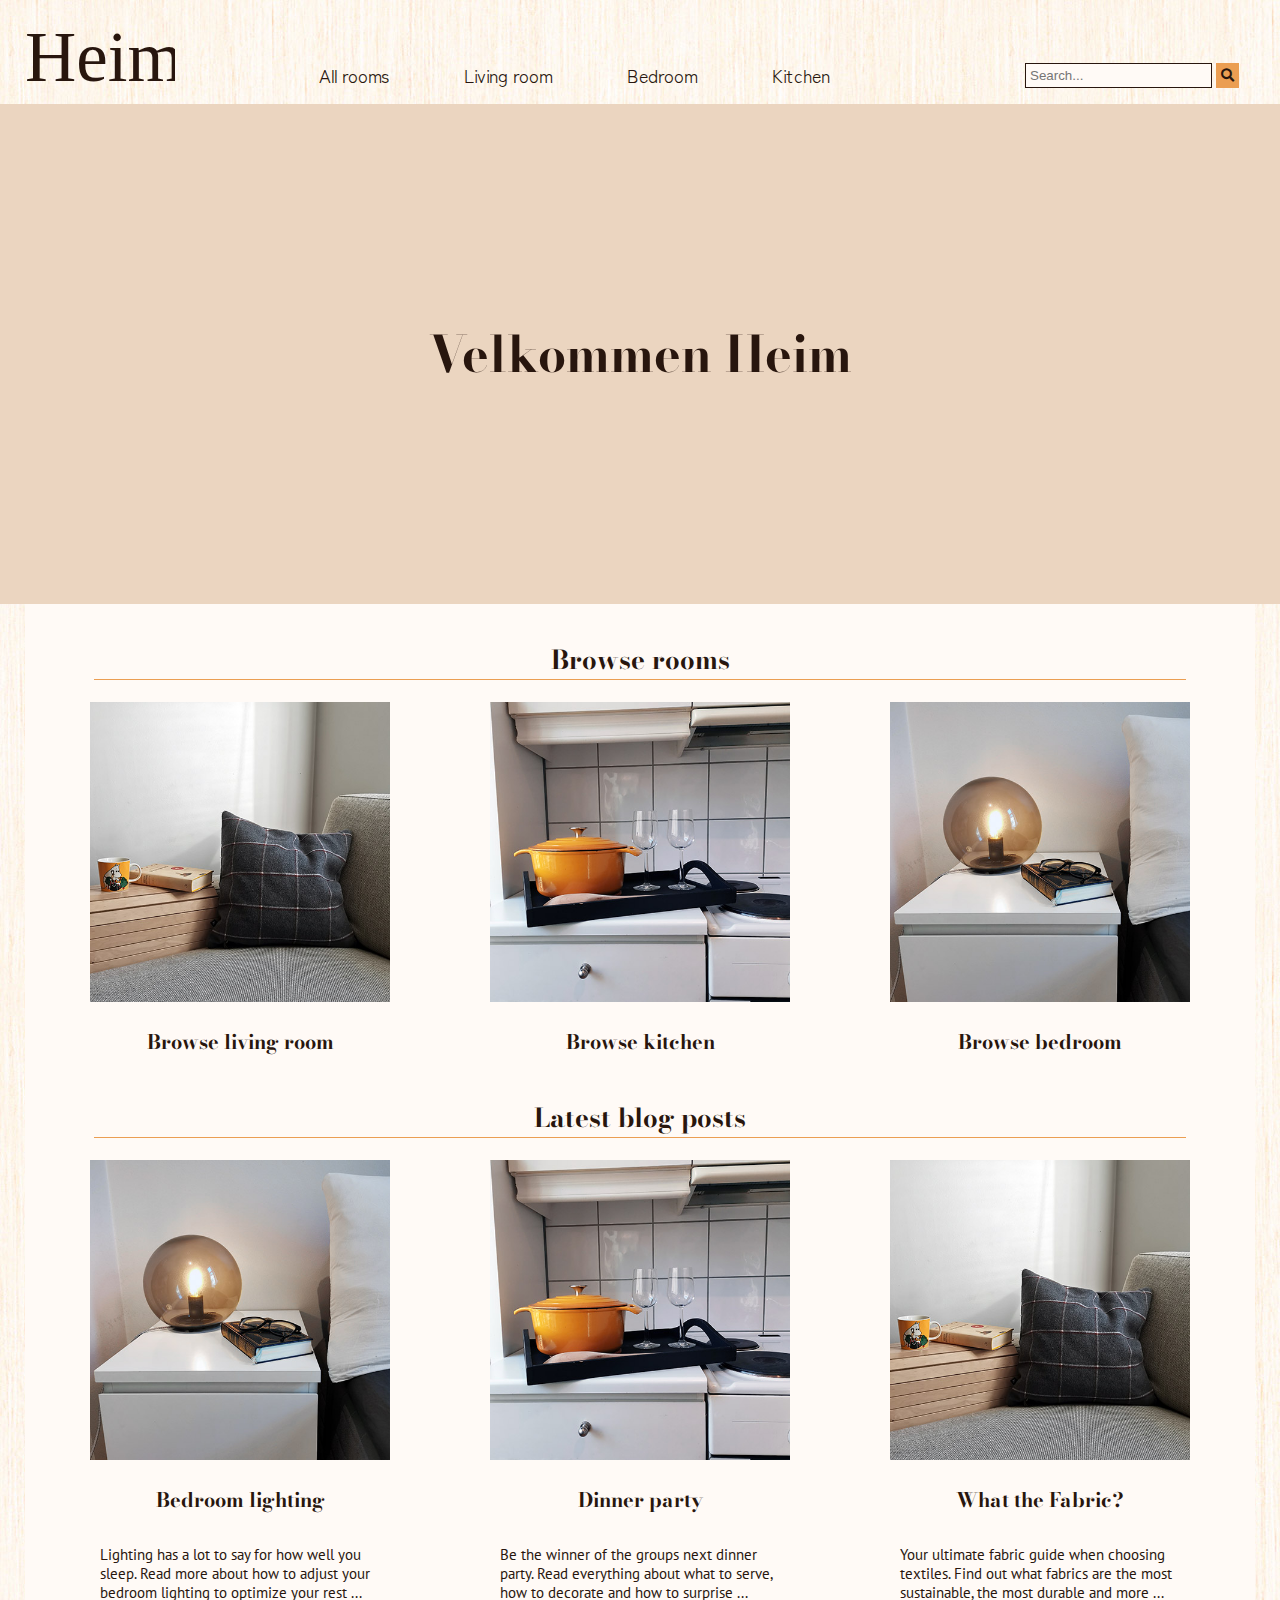
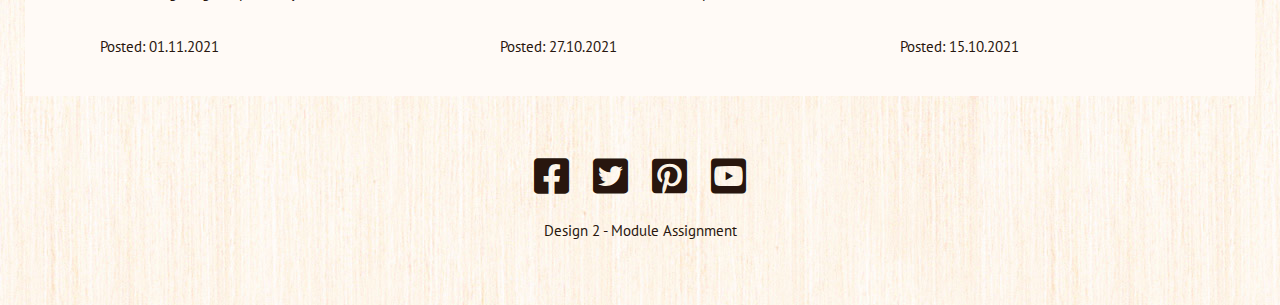
<file: index.html>
<!DOCTYPE html>
<html lang="en">

<head>
    <title>Heim</title>
    <meta name="description" content="A home decor website for home decoraters" />
    <meta charset="UTF-8" />
    <meta name="viewport" content="width=device-width, initial-scale=1" />
    <link href="css/styles.css" rel="stylesheet" />
    <link href="https://fonts.googleapis.com" rel="preconnect">
    <link href="https://fonts.gstatic.com" rel="preconnect" crossorigin>
    <link href="https://fonts.googleapis.com/css2?family=Bodoni+Moda&family=PT+Sans:wght@400;700&family=Zen+Kaku+Gothic+Antique:wght@400;700&display=swap" rel="stylesheet">
    <link href="//use.fontawesome.com/releases/v5.0.7/css/all.css" rel="stylesheet">
    <link href="heim-logo-h.svg" rel="icon">
</head>

<body>
    <header>
        <a href="#"><img class="logo" src="heim-logo-brown.svg"></a>
        <nav>
            <ul>
                <li><a href="products.html">All rooms</a></li>
                <li><a href="#">Living room</a></li>
                <li><a href="#">Bedroom</a></li>
                <li><a href="#">Kitchen</a></li>
            </ul>
        </nav>
        <div class="search">
            <input type="search" placeholder="Search...">
            <button><i class="fa fa-search"></i></button>
        </div>
    </header>
    <main>
        <section class="top-container">
            <div class="top-image">
                <h1>Velkommen Heim</h1>
            </div>
        </section>
        <div id="main-content">
            <h2>Browse rooms</h2>
            <section class="product-container">
                <div class="card">
                    <img class="product-image" src="images/Livingroom.jpg">
                    <h3>Browse living room</h3>
                </div>
                <div class="card">
                    <img class="product-image" src="images/Kitchen.jpg">
                    <h3>Browse kitchen</h3>
                </div>
                <div class="card">
                    <img class="product-image" src="images/Bedroom.jpg">
                    <h3>Browse bedroom</h3>
                </div>
            </section>
            <h2>Latest blog posts</h2>
            <section class="article-container">
                <div class="card">
                    <img class="product-image" src="images/Bedroom.jpg">
                    <h3>Bedroom lighting</h3>
                    <p>Lighting has a lot to say for how well you sleep. Read more about how to adjust your bedroom lighting to optimize your rest ...</p>
                    <p>Posted: 01.11.2021</p>
                </div>
                <div class="card">
                    <img class="product-image" src="images/Kitchen.jpg">
                    <h3>Dinner party</h3>
                    <p>Be the winner of the groups next dinner party. Read everything about what to serve, how to decorate and how to surprise ...</p>
                    <p>Posted: 27.10.2021</p>
                </div>
                <div class="card">
                    <img class="product-image" src="images/Livingroom.jpg">
                    <h3>What the Fabric?</h3>
                    <p>Your ultimate fabric guide when choosing textiles. Find out what fabrics are the most sustainable, the most durable and more ...</p>
                    <p>Posted: 15.10.2021</p>
                </div>
            </section>
        </div>
    </main>
    <footer>
        <div class="social-links">
            <i class="fab fa-facebook-square"></i>
            <i class="fab fa-twitter-square"></i>
            <i class="fab fa-pinterest-square"></i>
            <i class="fab fa-youtube-square"></i>
        </div>
        <p>Design 2 - Module Assignment</p>
    </footer>
</body>
</html>
</file>
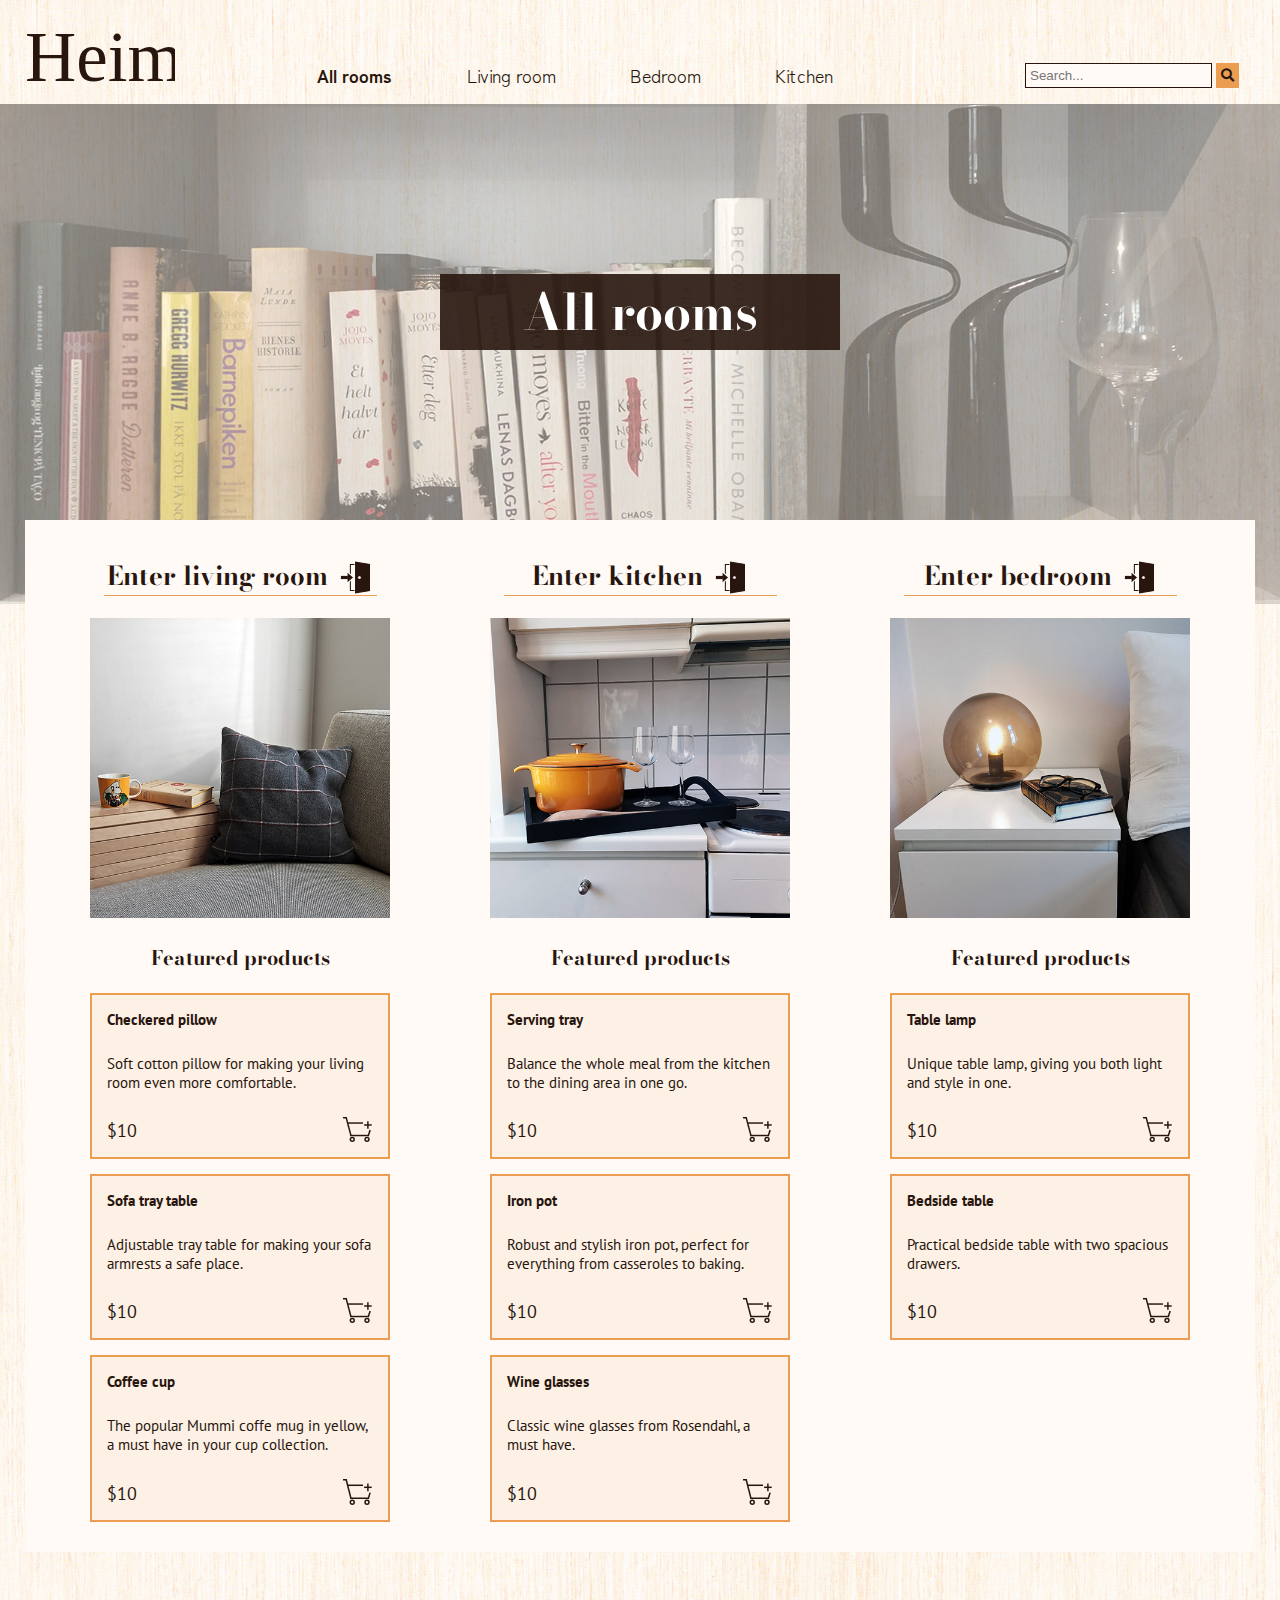
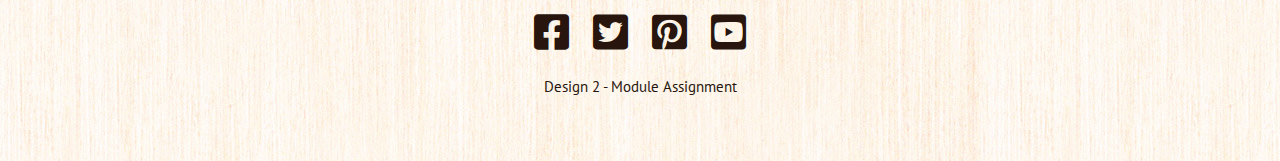
<file: products.html>
<!DOCTYPE html>
<html lang="en">

<head>
    <title>Heim</title>
    <meta name="description" content="A home decor website for home decoraters" />
    <meta charset="UTF-8" />
    <meta name="viewport" content="width=device-width, initial-scale=1" />
    <link href="css/styles.css" rel="stylesheet" />
    <link href="https://fonts.googleapis.com" rel="preconnect">
    <link href="https://fonts.gstatic.com" rel="preconnect" crossorigin>
    <link href="https://fonts.googleapis.com/css2?family=Bodoni+Moda&family=PT+Sans:wght@400;700&family=Zen+Kaku+Gothic+Antique:wght@300;400;700&display=swap" rel="stylesheet">
    <link href="//use.fontawesome.com/releases/v5.0.7/css/all.css" rel="stylesheet">
    <link href="heim-logo-h.svg" rel="icon">
</head>

<body>
    <header>
        <a href="index.html"><img class="logo" src="heim-logo-brown.svg"></a>
        <nav>
            <ul>
                <li><a href="products.html" class="active">All rooms</a></li>
                <li><a href="#">Living room</a></li>
                <li><a href="#">Bedroom</a></li>
                <li><a href="#">Kitchen</a></li>
            </ul>
        </nav>
        <div class="search">
            <input type="search" placeholder="Search...">
            <button><i class="fa fa-search"></i></button>
        </div>
    </header>
    <main>
        <section class="top-container">
            <img src="images/Header-crop.jpg">
            <div class="heading">
                <h1>All rooms</h1>
            </div>
        </section>
        <div id="main-content">
            <section class="product-container">
                <div class="card">
                    <a href="#"><h2 class="enter-heading">Enter living room<img src="door-icon.svg"></h2></a>
                    <img class="product-image" src="images/Livingroom.jpg">
                    <div class="product-details">
                        <h3>Featured products</h3>
                        <div class="single-product">
                            <p>Checkered pillow</p>
                            <p>Soft cotton pillow for making your living room even more comfortable.</p>
                            <p>$10 <img src="cart.svg"></p>
                        </div>
                        <div class="single-product">
                            <p>Sofa tray table</p>
                            <p>Adjustable tray table for making your sofa armrests a safe place.</p>
                            <p>$10 <img src="cart.svg"></p>
                        </div>
                        <div class="single-product">
                            <p>Coffee cup</p>
                            <p>The popular Mummi coffe mug in yellow, a must have in your cup collection.</p>
                            <p>$10 <img src="cart.svg"></p>
                        </div>
                    </div>
                </div>
                <div class="card">
                    <a href="#"><h2 class="enter-heading">Enter kitchen <img src="door-icon.svg"></h2></a>
                    <img class="product-image" src="images/Kitchen.jpg">
                    <div class="product-details">
                        <h3>Featured products</h3>
                        <div class="single-product">
                            <p>Serving tray</p>
                            <p>Balance the whole meal from the kitchen to the dining area in one go.</p>
                            <p>$10 <img src="cart.svg"></p>
                        </div>
                        <div class="single-product">
                            <p>Iron pot</p>
                            <p>Robust and stylish iron pot, perfect for everything from casseroles to baking.</p>
                            <p>$10 <img src="cart.svg"></p>
                        </div>
                        <div class="single-product">
                            <p>Wine glasses</p>
                            <p>Classic wine glasses from Rosendahl, a must have.</p>
                            <p>$10 <img src="cart.svg"></p>
                        </div>
                    </div>
                </div>
                <div class="card">
                    <a href="#"><h2 class="enter-heading">Enter bedroom <img src="door-icon.svg"></h2></a>
                    <img class="product-image" src="images/Bedroom.jpg">
                    <div class="product-details">
                        <h3>Featured products</h3>
                        <div class="single-product">
                            <p>Table lamp</p>
                            <p>Unique table lamp, giving you both light and style in one.</p>
                            <p>$10 <img src="cart.svg"></p>
                        </div>
                        <div class="single-product">
                            <p>Bedside table</p>
                            <p>Practical bedside table with two spacious drawers.</p>
                            <p>$10 <img src="cart.svg"></p>
                        </div>
                    </div>
                </div>
            </section>
        </div>
    </main>
    <footer>
        <div class="social-links">
            <i class="fab fa-facebook-square"></i>
            <i class="fab fa-twitter-square"></i>
            <i class="fab fa-pinterest-square"></i>
            <i class="fab fa-youtube-square"></i>
        </div>
        <p>Design 2 - Module Assignment</p>
    </footer>
</body>
</html>
</file>
<file: css/styles.css>
body {
  background-image: url(../texture.jpg);
  background-repeat: repeat;
  margin: 0;
}

h1,
h2,
h3 {
  text-align: center;
  font-family: "Bodoni Moda", serif;
  color: #28160e;
}

h1 {
  font-size: 50px;
  margin: 0;
}

h2 {
  font-size: 26px;
  border-bottom: 1px solid #eb9e52;
  width: 91%;
  margin-right: auto;
  margin-left: auto;
}

h3 {
  font-size: 20px;
}

p {
  font-family: "PT Sans", sans-serif;
  color: #28160e;
  font-size: 15px;
}

a {
  text-decoration: none;
  color: #28160e;
}

header {
  display: flex;
  flex-wrap: wrap;
  justify-content: space-between;
  align-items: flex-end;
  gap: 20px;
  margin: 20px 25px 0 25px;
}

.logo {
  width: 150px;
}

nav ul {
  display: flex;
  flex-wrap: wrap;
  justify-content: space-evenly;
}

nav ul li {
  list-style-type: none;
  padding-right: 75px;
}

li a {
  color: #28160e;
  font-family: "Zen Kaku Gothic Antique", sans-serif;
  font-size: 18px;
}

li a:hover {
  color: #eb9e52;
}

.active {
  font-weight: 700;
}

.search {
  margin: 16px;
}

.search input {
  padding: 4px;
  border: 1px solid #28160e;
  background-color: #fffaf6;
}

.search button {
  border: none;
  background-color: #eb9e52;
  padding: 5px;
  color: #28160e;
  cursor: pointer;
}

.search button:hover {
  color: #eb9e52;
  background-color: #28160e;
}

.top-image {
  width: 100%;
  height: 500px;
  background-color: #ebd5c0;
  display: flex;
  justify-content: center;
  align-items: center;
}

#main-content {
  padding: 15px;
  background-color: #fffaf6;
  max-width: 1200px;
  margin: auto;
}

.image {
  width: 300px;
  height: 300px;
  background-color: #ebd5c0;
}

.product-container,
.article-container {
  display: flex;
  flex-wrap: wrap;
  justify-content: space-around;
}

.card {
  max-width: 300px;
}

.card p {
  padding: 10px;
}

footer {
  text-align: center;
  padding: 50px;
}

/* Products page */

.top-container img {
  width: 100%;
  position: absolute;
  z-index: -1;
  object-fit: cover;
  filter: opacity(0.5);
}

.heading {
  padding: 170px 0;
}

.heading h1 {
  display: flex;
  justify-content: center;
  background-color: rgba(40, 22, 14, 0.9);
  color: white;
  width: 400px;
  margin-left: auto;
  margin-right: auto;
}

.product-image {
  width: 300px;
  height: 300px;
}

.enter-heading {
  display: flex;
  justify-content: center;
  align-items: flex-end;
}

.enter-heading img {
  margin-left: 10px;
  width: 35px;
}

.product-details p {
  display: flex;
  justify-content: space-between;
  align-items: flex-end;
}

.product-details img {
  width: 30px;
  cursor: pointer;
  display: flex;
  align-items: flex-end;
}

.single-product {
  border: 2px solid #eb9e52;
  background-color: rgba(235, 158, 82, 0.1);
  margin-bottom: 15px;
}

.single-product p {
  margin: 5px;
}

.single-product p:first-child {
  font-weight: 700;
}

.single-product p:last-child {
  font-size: 18px;
}

.social-links .fab {
  font-size: 40px;
  margin: 10px;
  color: #28160e;
}
</file>
